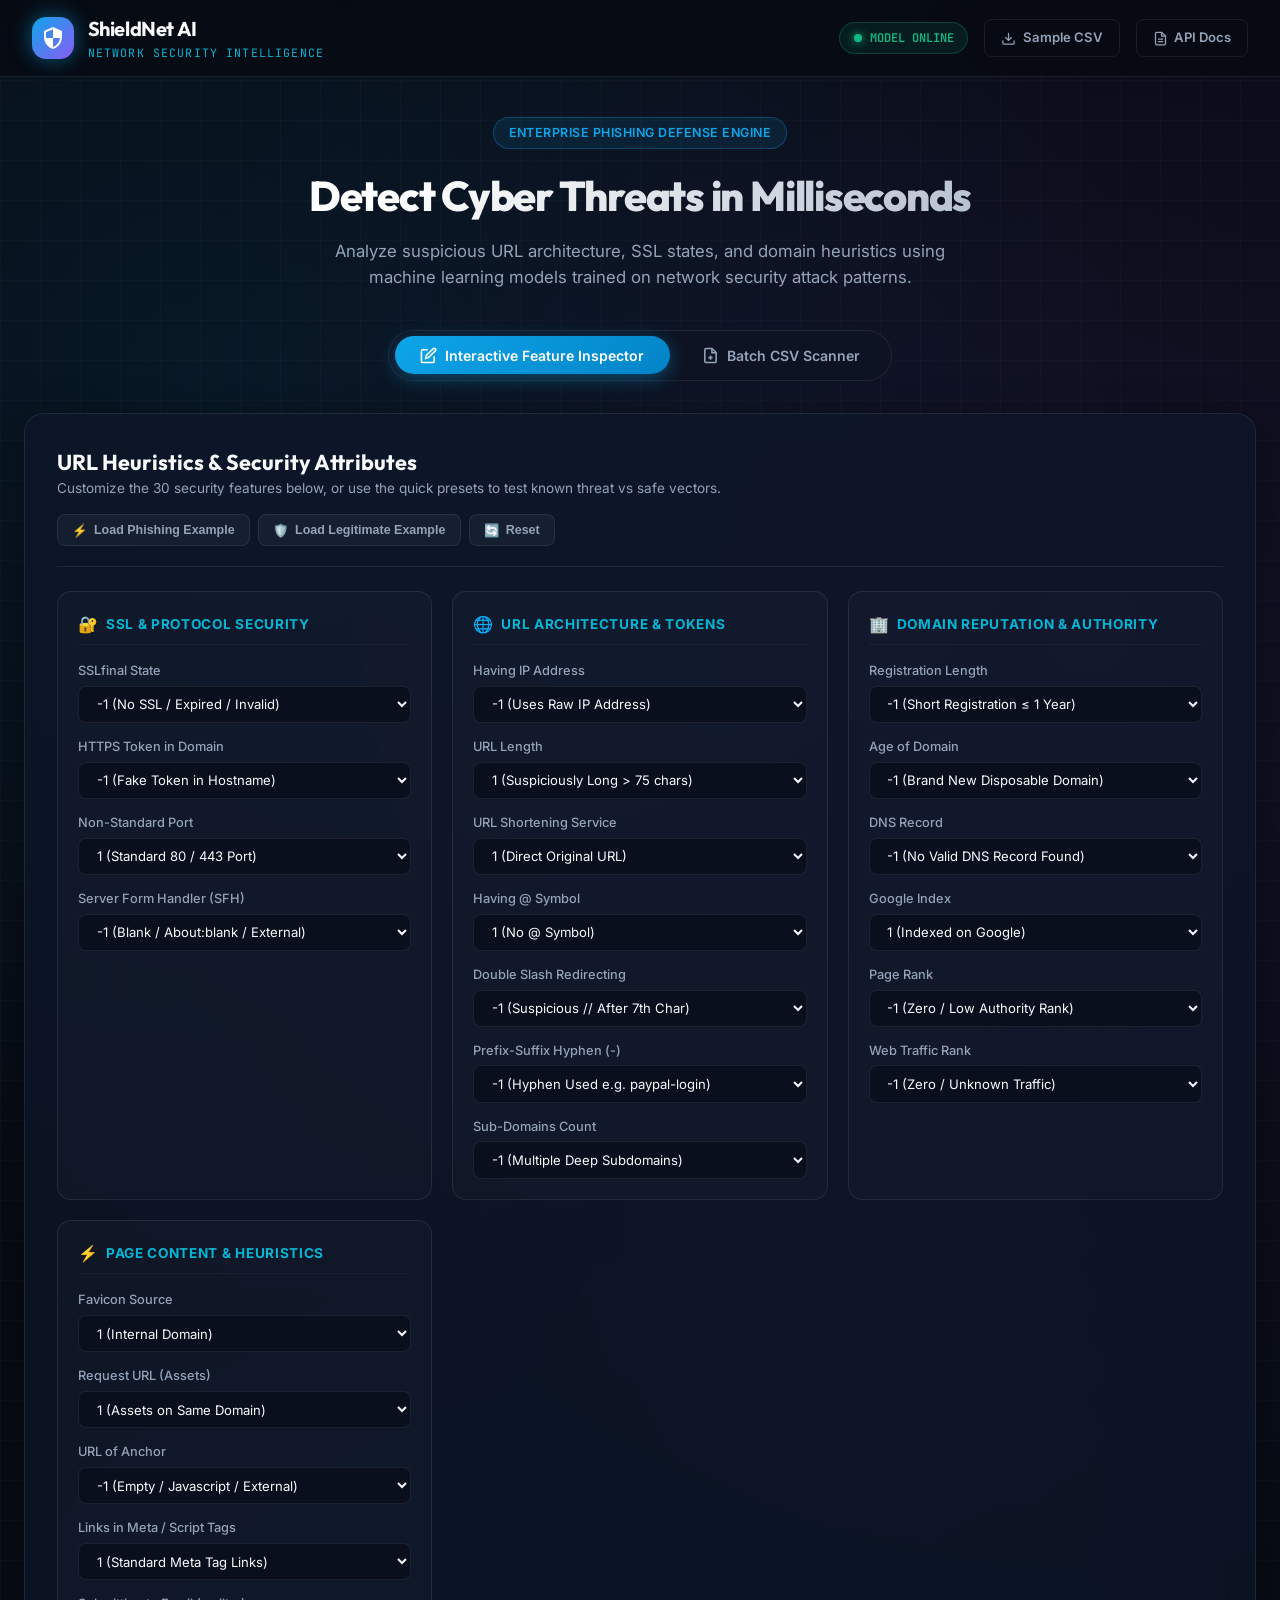
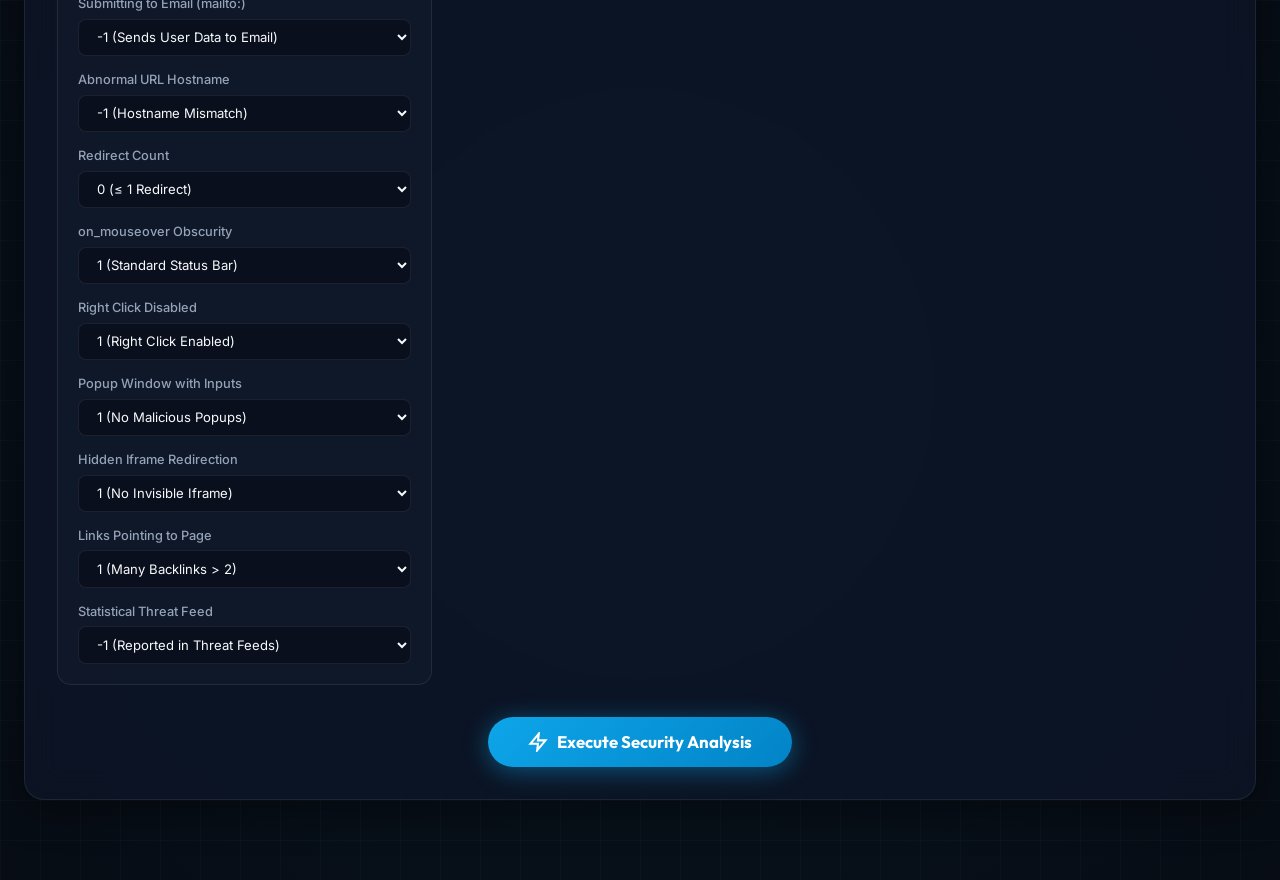
<file: template/index.html>
<!DOCTYPE html>
<html lang="en">
<head>
  <meta charset="UTF-8">
  <meta name="viewport" content="width=device-width, initial-scale=1.0">
  <title>ShieldNet // AI Network Security & Phishing Detector</title>
  <meta name="description" content="State-of-the-art AI-powered phishing and network security detection system. Inspect individual URL attributes or scan batch datasets in real-time.">
  <link rel="stylesheet" href="/static/css/style.css">
</head>
<body>

  <!-- Top Navigation -->
  <header class="site-header">
    <div class="nav-container">
      <a href="/" class="brand">
        <div class="brand-icon">
          <svg viewBox="0 0 24 24"><path d="M12 1L3 5v6c0 5.55 3.84 10.74 9 12 5.16-1.26 9-6.45 9-12V5l-9-4zm0 10.99h7c-.53 4.12-3.28 7.79-7 8.94V12H5V6.3l7-3.11v8.8z"/></svg>
        </div>
        <div class="brand-text">
          <h1>ShieldNet AI</h1>
          <span>Network Security Intelligence</span>
        </div>
      </a>
      
      <div class="nav-actions">
        <div class="status-badge">
          <span class="status-dot"></span>
          <span>MODEL ONLINE</span>
        </div>
        <a href="/sample-csv" class="nav-btn nav-btn-outline" download>
          <svg width="15" height="15" viewBox="0 0 24 24" fill="none" stroke="currentColor" stroke-width="2"><path d="M21 15v4a2 2 0 0 1-2 2H5a2 2 0 0 1-2-2v-4"/><polyline points="7 10 12 15 17 10"/><line x1="12" y1="15" x2="12" y2="3"/></svg>
          Sample CSV
        </a>
        <a href="/docs" target="_blank" class="nav-btn nav-btn-outline">
          <svg width="15" height="15" viewBox="0 0 24 24" fill="none" stroke="currentColor" stroke-width="2"><path d="M14 2H6a2 2 0 0 0-2 2v16a2 2 0 0 0 2 2h12a2 2 0 0 0 2-2V8z"/><polyline points="14 2 14 8 20 8"/><line x1="16" y1="13" x2="8" y2="13"/><line x1="16" y1="17" x2="8" y2="17"/></svg>
          API Docs
        </a>
      </div>
    </div>
  </header>

  <!-- Main Container -->
  <main class="main-container">
    
    <!-- Hero Banner -->
    <section class="hero">
      <div class="hero-badge">ENTERPRISE PHISHING DEFENSE ENGINE</div>
      <h2>Detect Cyber Threats in Milliseconds</h2>
      <p>Analyze suspicious URL architecture, SSL states, and domain heuristics using machine learning models trained on network security attack patterns.</p>
    </section>

    <!-- Tab Selector -->
    <div class="tabs-wrapper">
      <div class="nav-tabs" role="tablist">
        <button class="tab-btn active" data-tab="tab-single" role="tab" aria-selected="true">
          <svg width="17" height="17" viewBox="0 0 24 24" fill="none" stroke="currentColor" stroke-width="2.2"><path d="M11 4H4a2 2 0 0 0-2 2v14a2 2 0 0 0 2 2h14a2 2 0 0 0 2-2v-7"/><path d="M18.5 2.5a2.121 2.121 0 0 1 3 3L12 15l-4 1 1-4 9.5-9.5z"/></svg>
          Interactive Feature Inspector
        </button>
        <button class="tab-btn" data-tab="tab-batch" role="tab" aria-selected="false">
          <svg width="17" height="17" viewBox="0 0 24 24" fill="none" stroke="currentColor" stroke-width="2.2"><path d="M14 2H6a2 2 0 0 0-2 2v16a2 2 0 0 0 2 2h12a2 2 0 0 0 2-2V8z"/><polyline points="14 2 14 8 20 8"/><line x1="12" y1="18" x2="12" y2="12"/><line x1="9" y1="15" x2="15" y2="15"/></svg>
          Batch CSV Scanner
        </button>
      </div>
    </div>

    <!-- ========================================== -->
    <!-- TAB 1: SINGLE URL INSPECTOR (USER INPUT)    -->
    <!-- ========================================== -->
    <div id="tab-single" class="tab-pane active" role="tabpanel">
      <div class="card-panel">
        
        <div class="panel-header">
          <div class="panel-title">
            <h3>URL Heuristics & Security Attributes</h3>
            <p>Customize the 30 security features below, or use the quick presets to test known threat vs safe vectors.</p>
          </div>
          
          <div class="presets-container">
            <button type="button" id="btn-preset-phishing" class="btn-preset btn-preset-danger">
              <span>⚡</span> Load Phishing Example
            </button>
            <button type="button" id="btn-preset-safe" class="btn-preset btn-preset-safe">
              <span>🛡️</span> Load Legitimate Example
            </button>
            <button type="button" id="btn-preset-reset" class="btn-preset">
              <span>🔄</span> Reset
            </button>
          </div>
        </div>

        <form id="single-predict-form">
          <div class="features-grid">
            
            <!-- Group 1: SSL & Protocol Security -->
            <div class="feature-group">
              <div class="group-header">
                <span class="group-icon">🔐</span>
                <span class="group-title">SSL & Protocol Security</span>
              </div>
              
              <div class="field-item">
                <div class="field-label"><span>SSLfinal State</span></div>
                <select name="SSLfinal_State" class="field-select">
                  <option value="1">1 (Trusted / Valid CA Certificate)</option>
                  <option value="0">0 (Suspicious / Untrusted CA)</option>
                  <option value="-1" selected>-1 (No SSL / Expired / Invalid)</option>
                </select>
              </div>

              <div class="field-item">
                <div class="field-label"><span>HTTPS Token in Domain</span></div>
                <select name="HTTPS_token" class="field-select">
                  <option value="1">1 (Legitimate HTTPS)</option>
                  <option value="-1" selected>-1 (Fake Token in Hostname)</option>
                </select>
              </div>

              <div class="field-item">
                <div class="field-label"><span>Non-Standard Port</span></div>
                <select name="port" class="field-select">
                  <option value="1">1 (Standard 80 / 443 Port)</option>
                  <option value="-1">-1 (Suspicious Non-Standard Port)</option>
                </select>
              </div>

              <div class="field-item">
                <div class="field-label"><span>Server Form Handler (SFH)</span></div>
                <select name="SFH" class="field-select">
                  <option value="1">1 (Standard Domain SFH)</option>
                  <option value="0">0 (Different Domain SFH)</option>
                  <option value="-1" selected>-1 (Blank / About:blank / External)</option>
                </select>
              </div>
            </div>

            <!-- Group 2: URL Architecture -->
            <div class="feature-group">
              <div class="group-header">
                <span class="group-icon">🌐</span>
                <span class="group-title">URL Architecture & Tokens</span>
              </div>
              
              <div class="field-item">
                <div class="field-label"><span>Having IP Address</span></div>
                <select name="having_IP_Address" class="field-select">
                  <option value="1">1 (Uses Domain Name)</option>
                  <option value="-1" selected>-1 (Uses Raw IP Address)</option>
                </select>
              </div>

              <div class="field-item">
                <div class="field-label"><span>URL Length</span></div>
                <select name="URL_Length" class="field-select">
                  <option value="-1">-1 (Normal Length &lt; 54 chars)</option>
                  <option value="0">0 (Moderate 54-75 chars)</option>
                  <option value="1" selected>1 (Suspiciously Long &gt; 75 chars)</option>
                </select>
              </div>

              <div class="field-item">
                <div class="field-label"><span>URL Shortening Service</span></div>
                <select name="Shortining_Service" class="field-select">
                  <option value="1">1 (Direct Original URL)</option>
                  <option value="-1">-1 (Shortener e.g. bit.ly, tinyurl)</option>
                </select>
              </div>

              <div class="field-item">
                <div class="field-label"><span>Having @ Symbol</span></div>
                <select name="having_At_Symbol" class="field-select">
                  <option value="1">1 (No @ Symbol)</option>
                  <option value="-1">-1 (Contains @ Symbol)</option>
                </select>
              </div>

              <div class="field-item">
                <div class="field-label"><span>Double Slash Redirecting</span></div>
                <select name="double_slash_redirecting" class="field-select">
                  <option value="1">1 (Normal Position)</option>
                  <option value="-1" selected>-1 (Suspicious // After 7th Char)</option>
                </select>
              </div>

              <div class="field-item">
                <div class="field-label"><span>Prefix-Suffix Hyphen (-)</span></div>
                <select name="Prefix_Suffix" class="field-select">
                  <option value="1">1 (No Hyphen in Domain)</option>
                  <option value="-1" selected>-1 (Hyphen Used e.g. paypal-login)</option>
                </select>
              </div>

              <div class="field-item">
                <div class="field-label"><span>Sub-Domains Count</span></div>
                <select name="having_Sub_Domain" class="field-select">
                  <option value="1">1 (Standard Subdomain)</option>
                  <option value="0">0 (One Subdomain)</option>
                  <option value="-1" selected>-1 (Multiple Deep Subdomains)</option>
                </select>
              </div>
            </div>

            <!-- Group 3: Domain Reputation & Authority -->
            <div class="feature-group">
              <div class="group-header">
                <span class="group-icon">🏢</span>
                <span class="group-title">Domain Reputation & Authority</span>
              </div>
              
              <div class="field-item">
                <div class="field-label"><span>Registration Length</span></div>
                <select name="Domain_registeration_length" class="field-select">
                  <option value="1">1 (Registered &gt; 1 Year)</option>
                  <option value="-1" selected>-1 (Short Registration &le; 1 Year)</option>
                </select>
              </div>

              <div class="field-item">
                <div class="field-label"><span>Age of Domain</span></div>
                <select name="age_of_domain" class="field-select">
                  <option value="1">1 (Established Domain &gt; 6 Mos)</option>
                  <option value="-1" selected>-1 (Brand New Disposable Domain)</option>
                </select>
              </div>

              <div class="field-item">
                <div class="field-label"><span>DNS Record</span></div>
                <select name="DNSRecord" class="field-select">
                  <option value="1">1 (DNS Record Verified)</option>
                  <option value="-1" selected>-1 (No Valid DNS Record Found)</option>
                </select>
              </div>

              <div class="field-item">
                <div class="field-label"><span>Google Index</span></div>
                <select name="Google_Index" class="field-select">
                  <option value="1">1 (Indexed on Google)</option>
                  <option value="-1">-1 (Not Indexed on Google)</option>
                </select>
              </div>

              <div class="field-item">
                <div class="field-label"><span>Page Rank</span></div>
                <select name="Page_Rank" class="field-select">
                  <option value="1">1 (High Page Rank Authority)</option>
                  <option value="-1" selected>-1 (Zero / Low Authority Rank)</option>
                </select>
              </div>

              <div class="field-item">
                <div class="field-label"><span>Web Traffic Rank</span></div>
                <select name="web_traffic" class="field-select">
                  <option value="1">1 (High Alexa / Tranco Traffic)</option>
                  <option value="0">0 (Moderate Traffic)</option>
                  <option value="-1" selected>-1 (Zero / Unknown Traffic)</option>
                </select>
              </div>
            </div>

            <!-- Group 4: Page Content & Script Heuristics -->
            <div class="feature-group">
              <div class="group-header">
                <span class="group-icon">⚡</span>
                <span class="group-title">Page Content & Heuristics</span>
              </div>

              <div class="field-item">
                <div class="field-label"><span>Favicon Source</span></div>
                <select name="Favicon" class="field-select">
                  <option value="1">1 (Internal Domain)</option>
                  <option value="-1">-1 (External Domain Favicon)</option>
                </select>
              </div>

              <div class="field-item">
                <div class="field-label"><span>Request URL (Assets)</span></div>
                <select name="Request_URL" class="field-select">
                  <option value="1">1 (Assets on Same Domain)</option>
                  <option value="-1">-1 (Excessive External Assets)</option>
                </select>
              </div>

              <div class="field-item">
                <div class="field-label"><span>URL of Anchor</span></div>
                <select name="URL_of_Anchor" class="field-select">
                  <option value="1">1 (Legitimate Anchor Links)</option>
                  <option value="0">0 (Mixed Links)</option>
                  <option value="-1" selected>-1 (Empty / Javascript / External)</option>
                </select>
              </div>

              <div class="field-item">
                <div class="field-label"><span>Links in Meta / Script Tags</span></div>
                <select name="Links_in_tags" class="field-select">
                  <option value="1">1 (Standard Meta Tag Links)</option>
                  <option value="0">0 (Moderate External Tags)</option>
                  <option value="-1">-1 (Suspicious External Links)</option>
                </select>
              </div>

              <div class="field-item">
                <div class="field-label"><span>Submitting to Email (mailto:)</span></div>
                <select name="Submitting_to_email" class="field-select">
                  <option value="1">1 (No Direct Email Submit)</option>
                  <option value="-1" selected>-1 (Sends User Data to Email)</option>
                </select>
              </div>

              <div class="field-item">
                <div class="field-label"><span>Abnormal URL Hostname</span></div>
                <select name="Abnormal_URL" class="field-select">
                  <option value="1">1 (Matches WHOIS Identity)</option>
                  <option value="-1" selected>-1 (Hostname Mismatch)</option>
                </select>
              </div>

              <div class="field-item">
                <div class="field-label"><span>Redirect Count</span></div>
                <select name="Redirect" class="field-select">
                  <option value="0">0 (&le; 1 Redirect)</option>
                  <option value="1">1 (&ge; 2 Redirect Hops)</option>
                </select>
              </div>

              <div class="field-item">
                <div class="field-label"><span>on_mouseover Obscurity</span></div>
                <select name="on_mouseover" class="field-select">
                  <option value="1">1 (Standard Status Bar)</option>
                  <option value="-1">-1 (Fakes URL via JS onmouseover)</option>
                </select>
              </div>

              <div class="field-item">
                <div class="field-label"><span>Right Click Disabled</span></div>
                <select name="RightClick" class="field-select">
                  <option value="1">1 (Right Click Enabled)</option>
                  <option value="-1">-1 (Right Click Blocked by Script)</option>
                </select>
              </div>

              <div class="field-item">
                <div class="field-label"><span>Popup Window with Inputs</span></div>
                <select name="popUpWidnow" class="field-select">
                  <option value="1">1 (No Malicious Popups)</option>
                  <option value="-1">-1 (Prompts Login via Popup)</option>
                </select>
              </div>

              <div class="field-item">
                <div class="field-label"><span>Hidden Iframe Redirection</span></div>
                <select name="Iframe" class="field-select">
                  <option value="1">1 (No Invisible Iframe)</option>
                  <option value="-1">-1 (Invisible Iframe Present)</option>
                </select>
              </div>

              <div class="field-item">
                <div class="field-label"><span>Links Pointing to Page</span></div>
                <select name="Links_pointing_to_page" class="field-select">
                  <option value="1">1 (Many Backlinks &gt; 2)</option>
                  <option value="0">0 (1-2 Backlinks)</option>
                  <option value="-1">-1 (Zero Backlinks)</option>
                </select>
              </div>

              <div class="field-item">
                <div class="field-label"><span>Statistical Threat Feed</span></div>
                <select name="Statistical_report" class="field-select">
                  <option value="1">1 (Clean in PhishTank / StopBadware)</option>
                  <option value="-1" selected>-1 (Reported in Threat Feeds)</option>
                </select>
              </div>
            </div>

          </div>

          <div class="form-actions">
            <button type="submit" id="btn-single-predict" class="btn-primary">
              <svg width="20" height="20" viewBox="0 0 24 24" fill="none" stroke="currentColor" stroke-width="2.5"><polygon points="13 2 3 14 12 14 11 22 21 10 12 10 13 2"/></svg>
              Execute Security Analysis
            </button>
          </div>
        </form>

        <!-- Verdict Display Card -->
        <div id="single-verdict-card" class="verdict-card">
          <div class="verdict-layout">
            <div id="verdict-icon" class="verdict-icon"></div>
            <div class="verdict-details">
              <span id="verdict-badge" class="verdict-badge"></span>
              <h3 id="verdict-title" class="verdict-title"></h3>
              <p id="verdict-desc" class="verdict-desc"></p>
            </div>
          </div>
        </div>

      </div>
    </div>

    <!-- ========================================== -->
    <!-- TAB 2: BATCH CSV SCANNER                   -->
    <!-- ========================================== -->
    <div id="tab-batch" class="tab-pane" role="tabpanel">
      <div class="card-panel">
        
        <div class="panel-header">
          <div class="panel-title">
            <h3>Bulk Dataset Security Scanner</h3>
            <p>Upload a network security CSV file to evaluate multiple records simultaneously.</p>
          </div>
          
          <a href="/sample-csv" class="btn-preset" download>
            <span>📥</span> Download Test Sample (.csv)
          </a>
        </div>

        <form id="batch-upload-form">
          <div id="csv-dropzone" class="upload-zone">
            <div class="upload-icon">
              <svg width="32" height="32" viewBox="0 0 24 24" fill="none" stroke="currentColor" stroke-width="2"><path d="M21 15v4a2 2 0 0 1-2 2H5a2 2 0 0 1-2-2v-4"/><polyline points="17 8 12 3 7 8"/><line x1="12" y1="3" x2="12" y2="15"/></svg>
            </div>
            <h4>Drag & Drop your CSV file here</h4>
            <p>Supports .csv files with network security & URL feature headers</p>
            
            <input type="file" id="csv-file-input" name="file" accept=".csv" style="display: none;">
            <button type="button" class="btn-preset" onclick="document.getElementById('csv-file-input').click()">
              Browse Local Files
            </button>

            <div id="selected-file-info" class="selected-file-info">
              <span id="selected-file-name" class="file-name-text"></span>
              <button type="button" id="btn-remove-file" class="btn-remove-file" title="Remove file">&times;</button>
            </div>
          </div>

          <div class="form-actions">
            <button type="submit" id="btn-batch-scan" class="btn-primary" disabled>
              <svg width="20" height="20" viewBox="0 0 24 24" fill="none" stroke="currentColor" stroke-width="2.5"><circle cx="11" cy="11" r="8"/><line x1="21" y1="21" x2="16.65" y2="16.65"/></svg>
              Start Batch Scan
            </button>
          </div>
        </form>

        <!-- Dynamic Results Container -->
        <div id="batch-results-container" style="display: none; margin-top: 2.5rem;">
          
          <!-- Metric Summary Cards -->
          <div class="metrics-row">
            <div class="metric-card metric-card-total">
              <div class="metric-label">Total Records Scanned</div>
              <div id="metric-total" class="metric-value">0</div>
              <div class="metric-sub">Dataset volume analyzed</div>
            </div>

            <div class="metric-card metric-card-threat">
              <div class="metric-label">Phishing Attacks Detected</div>
              <div id="metric-phishing" class="metric-value" style="color: var(--threat-red);">0</div>
              <div id="metric-threat-rate" class="metric-sub">0% Threat Ratio</div>
            </div>

            <div class="metric-card metric-card-safe">
              <div class="metric-label">Legitimate / Safe URLs</div>
              <div id="metric-safe" class="metric-value" style="color: var(--safe-green);">0</div>
              <div class="metric-sub">Clean network traffic</div>
            </div>
          </div>

          <!-- Table Controls -->
          <div class="table-controls">
            <div class="search-input-wrapper">
              <span class="search-icon">🔍</span>
              <input type="text" id="table-search-input" class="search-input" placeholder="Search across all columns...">
            </div>

            <div class="filter-btn-group">
              <button type="button" class="btn-filter active" data-filter="all">All Records</button>
              <button type="button" class="btn-filter" data-filter="phishing">⚠️ Phishing Only</button>
              <button type="button" class="btn-filter" data-filter="safe">🛡️ Safe Only</button>
            </div>

            <button type="button" id="btn-export-csv" class="btn-preset">
              <span>📊</span> Export Predictions (.csv)
            </button>
          </div>

          <!-- Data Table -->
          <div class="table-responsive">
            <table class="data-table">
              <thead id="table-head"></thead>
              <tbody id="table-body"></tbody>
            </table>
          </div>

        </div>

      </div>
    </div>

  </main>

  <!-- Notification Container -->
  <div id="toast-container" class="toast-container"></div>

  <script src="/static/js/main.js"></script>
</body>
</html>
</file>
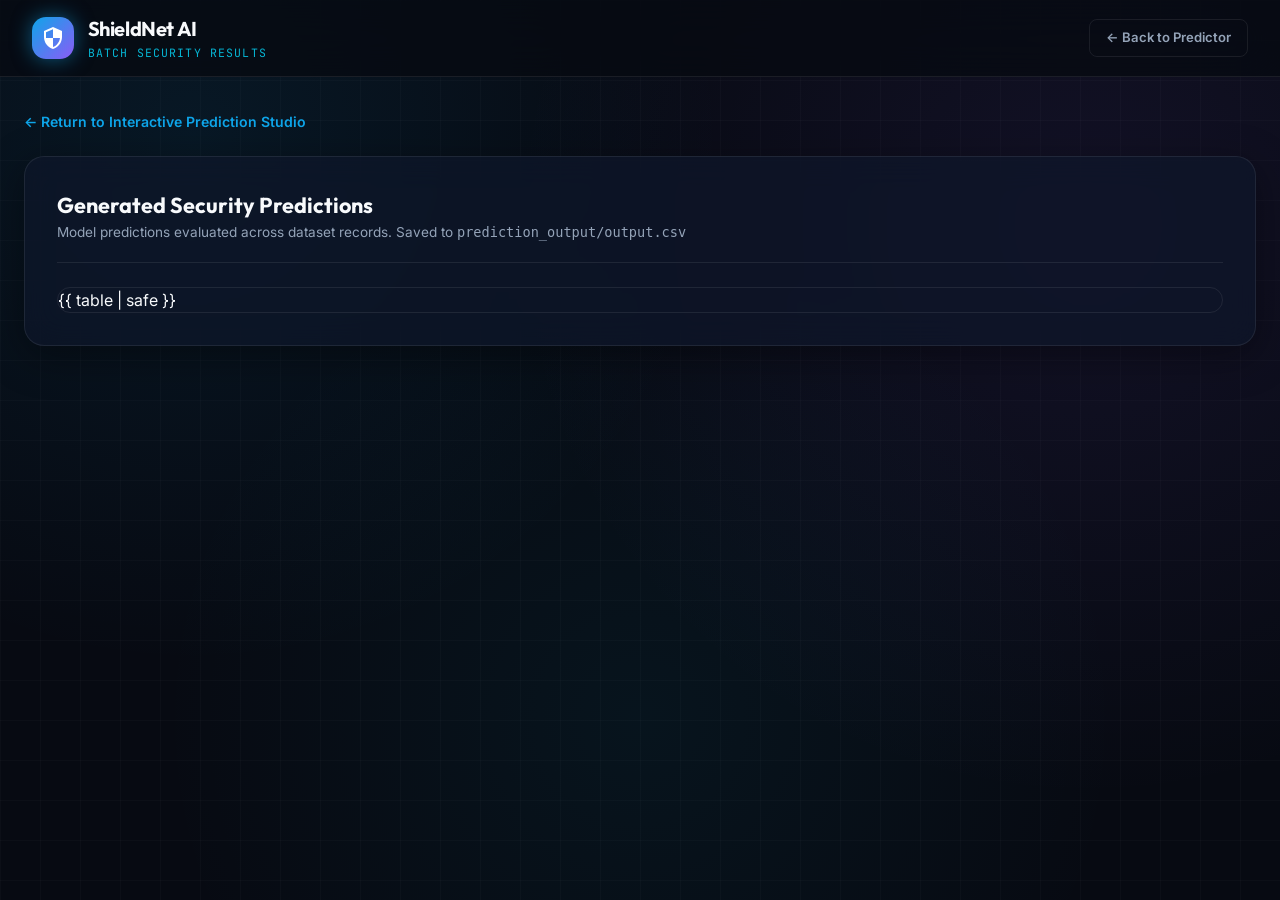
<file: template/table.html>
<!DOCTYPE html>
<html lang="en">
<head>
  <meta charset="UTF-8">
  <meta name="viewport" content="width=device-width, initial-scale=1.0">
  <title>Prediction Output // ShieldNet AI</title>
  <link rel="stylesheet" href="/static/css/style.css">
  <style>
    .table-container-wrap {
      max-width: 1300px;
      margin: 2rem auto;
      padding: 0 1.5rem;
    }
    .back-nav {
      margin-bottom: 1.5rem;
      display: inline-flex;
      align-items: center;
      gap: 0.5rem;
      color: var(--primary);
      text-decoration: none;
      font-weight: 600;
      font-size: 0.88rem;
    }
    .back-nav:hover {
      text-decoration: underline;
    }
    .table-striped {
      width: 100%;
      border-collapse: collapse;
      font-size: 0.82rem;
      white-space: nowrap;
    }
    .table-striped th {
      background: rgba(10, 15, 29, 0.95);
      color: var(--text-muted);
      font-family: 'JetBrains Mono', monospace;
      padding: 0.85rem 1rem;
      border-bottom: 1px solid var(--border-subtle);
      position: sticky;
      top: 0;
    }
    .table-striped td {
      padding: 0.75rem 1rem;
      border-bottom: 1px solid rgba(255, 255, 255, 0.04);
      color: var(--text-main);
    }
    .table-striped tr:hover {
      background: rgba(255, 255, 255, 0.03);
    }
  </style>
</head>
<body>
  <header class="site-header">
    <div class="nav-container">
      <a href="/" class="brand">
        <div class="brand-icon">
          <svg viewBox="0 0 24 24"><path d="M12 1L3 5v6c0 5.55 3.84 10.74 9 12 5.16-1.26 9-6.45 9-12V5l-9-4zm0 10.99h7c-.53 4.12-3.28 7.79-7 8.94V12H5V6.3l7-3.11v8.8z"/></svg>
        </div>
        <div class="brand-text">
          <h1>ShieldNet AI</h1>
          <span>Batch Security Results</span>
        </div>
      </a>
      <div class="nav-actions">
        <a href="/" class="nav-btn nav-btn-outline">← Back to Predictor</a>
      </div>
    </div>
  </header>

  <div class="table-container-wrap">
    <a href="/" class="back-nav">← Return to Interactive Prediction Studio</a>
    <div class="card-panel">
      <div class="panel-header">
        <div class="panel-title">
          <h3>Generated Security Predictions</h3>
          <p>Model predictions evaluated across dataset records. Saved to <code>prediction_output/output.csv</code></p>
        </div>
      </div>
      
      <div class="table-responsive">
        {{ table | safe }}
      </div>
    </div>
  </div>
</body>
</html>
</file>
<file: static/css/style.css>
/* ===================================================================
   SHIELDNET // AI Network Security & Phishing Detector Design System
   =================================================================== */

@import url('https://fonts.googleapis.com/css2?family=Inter:wght@300;400;500;600;700;800&family=JetBrains+Mono:wght@400;500;600&family=Outfit:wght@500;600;700;800&display=swap');

:root {
  --bg-primary: #070a12;
  --bg-secondary: #0d1322;
  --bg-card: rgba(15, 23, 42, 0.72);
  --bg-card-hover: rgba(22, 33, 58, 0.85);
  --bg-glass: rgba(15, 23, 42, 0.55);
  --border-subtle: rgba(255, 255, 255, 0.08);
  --border-glow: rgba(56, 189, 248, 0.3);
  
  --primary: #0ea5e9;
  --primary-glow: rgba(14, 165, 233, 0.4);
  --cyan: #06b6d4;
  --violet: #8b5cf6;
  
  --threat-red: #ef4444;
  --threat-red-glow: rgba(239, 68, 68, 0.35);
  --threat-bg: rgba(239, 68, 68, 0.12);
  
  --safe-green: #10b981;
  --safe-green-glow: rgba(16, 185, 129, 0.35);
  --safe-bg: rgba(16, 185, 129, 0.12);
  
  --text-main: #f8fafc;
  --text-muted: #94a3b8;
  --text-dim: #64748b;
  
  --radius-sm: 8px;
  --radius-md: 14px;
  --radius-lg: 20px;
  --radius-full: 9999px;
  
  --transition-fast: 0.2s cubic-bezier(0.4, 0, 0.2, 1);
  --transition-normal: 0.3s cubic-bezier(0.4, 0, 0.2, 1);
}

*, *::before, *::after {
  box-sizing: border-box;
  margin: 0;
  padding: 0;
}

body {
  font-family: 'Inter', -apple-system, BlinkMacSystemFont, sans-serif;
  background-color: var(--bg-primary);
  color: var(--text-main);
  line-height: 1.5;
  min-height: 100vh;
  position: relative;
  overflow-x: hidden;
  background-image: 
    radial-gradient(circle at 15% 15%, rgba(14, 165, 233, 0.09) 0%, transparent 40%),
    radial-gradient(circle at 85% 25%, rgba(139, 92, 246, 0.09) 0%, transparent 45%),
    radial-gradient(circle at 50% 80%, rgba(6, 182, 212, 0.06) 0%, transparent 50%),
    linear-gradient(rgba(255, 255, 255, 0.02) 1px, transparent 1px),
    linear-gradient(90deg, rgba(255, 255, 255, 0.02) 1px, transparent 1px);
  background-size: 100% 100%, 100% 100%, 100% 100%, 40px 40px, 40px 40px;
}

/* ===================================================================
   NAVIGATION / HEADER
   =================================================================== */

.site-header {
  position: sticky;
  top: 0;
  z-index: 50;
  backdrop-filter: blur(20px);
  -webkit-backdrop-filter: blur(20px);
  background: rgba(7, 10, 18, 0.8);
  border-bottom: 1px solid var(--border-subtle);
  padding: 0.9rem 2rem;
}

.nav-container {
  max-width: 1300px;
  margin: 0 auto;
  display: flex;
  align-items: center;
  justify-content: space-between;
}

.brand {
  display: flex;
  align-items: center;
  gap: 0.85rem;
  text-decoration: none;
}

.brand-icon {
  width: 42px;
  height: 42px;
  border-radius: var(--radius-md);
  background: linear-gradient(135deg, #0ea5e9, #8b5cf6);
  display: flex;
  align-items: center;
  justify-content: center;
  box-shadow: 0 0 20px rgba(14, 165, 233, 0.5);
}

.brand-icon svg {
  width: 24px;
  height: 24px;
  fill: #fff;
}

.brand-text h1 {
  font-family: 'Outfit', sans-serif;
  font-size: 1.25rem;
  font-weight: 700;
  color: var(--text-main);
  letter-spacing: -0.02em;
}

.brand-text span {
  font-size: 0.72rem;
  font-family: 'JetBrains Mono', monospace;
  color: var(--cyan);
  text-transform: uppercase;
  letter-spacing: 0.1em;
  display: block;
}

.nav-actions {
  display: flex;
  align-items: center;
  gap: 1rem;
}

.status-badge {
  display: flex;
  align-items: center;
  gap: 0.5rem;
  background: rgba(16, 185, 129, 0.1);
  border: 1px solid rgba(16, 185, 129, 0.25);
  color: var(--safe-green);
  padding: 0.35rem 0.85rem;
  border-radius: var(--radius-full);
  font-size: 0.75rem;
  font-weight: 600;
  font-family: 'JetBrains Mono', monospace;
}

.status-dot {
  width: 8px;
  height: 8px;
  border-radius: 50%;
  background-color: var(--safe-green);
  box-shadow: 0 0 8px var(--safe-green);
  animation: pulse-dot 2s infinite;
}

@keyframes pulse-dot {
  0%, 100% { opacity: 1; transform: scale(1); }
  50% { opacity: 0.5; transform: scale(0.85); }
}

.nav-btn {
  text-decoration: none;
  font-size: 0.82rem;
  font-weight: 600;
  padding: 0.5rem 1rem;
  border-radius: var(--radius-sm);
  transition: var(--transition-fast);
  display: inline-flex;
  align-items: center;
  gap: 0.4rem;
}

.nav-btn-outline {
  background: transparent;
  color: var(--text-muted);
  border: 1px solid var(--border-subtle);
}

.nav-btn-outline:hover {
  color: var(--text-main);
  border-color: var(--primary);
  background: rgba(14, 165, 233, 0.08);
}

/* ===================================================================
   MAIN LAYOUT
   =================================================================== */

.main-container {
  max-width: 1300px;
  margin: 0 auto;
  padding: 2.5rem 1.5rem 5rem;
}

/* Hero section */
.hero {
  text-align: center;
  margin-bottom: 2.5rem;
}

.hero-badge {
  display: inline-flex;
  align-items: center;
  gap: 0.5rem;
  background: rgba(14, 165, 233, 0.1);
  border: 1px solid rgba(14, 165, 233, 0.3);
  color: var(--primary);
  padding: 0.35rem 0.9rem;
  border-radius: var(--radius-full);
  font-size: 0.78rem;
  font-weight: 600;
  margin-bottom: 1rem;
  letter-spacing: 0.04em;
}

.hero h2 {
  font-family: 'Outfit', sans-serif;
  font-size: 2.6rem;
  font-weight: 800;
  letter-spacing: -0.03em;
  background: linear-gradient(135deg, #ffffff 30%, #94a3b8 100%);
  -webkit-background-clip: text;
  -webkit-text-fill-color: transparent;
  margin-bottom: 0.75rem;
}

.hero p {
  color: var(--text-muted);
  font-size: 1.05rem;
  max-width: 680px;
  margin: 0 auto;
}

/* Tabs */
.tabs-wrapper {
  display: flex;
  justify-content: center;
  margin-bottom: 2rem;
}

.nav-tabs {
  background: var(--bg-secondary);
  border: 1px solid var(--border-subtle);
  border-radius: var(--radius-full);
  padding: 0.35rem;
  display: flex;
  gap: 0.4rem;
}

.tab-btn {
  background: transparent;
  border: none;
  color: var(--text-muted);
  font-family: 'Inter', sans-serif;
  font-size: 0.88rem;
  font-weight: 600;
  padding: 0.65rem 1.6rem;
  border-radius: var(--radius-full);
  cursor: pointer;
  transition: var(--transition-fast);
  display: flex;
  align-items: center;
  gap: 0.5rem;
}

.tab-btn:hover {
  color: var(--text-main);
}

.tab-btn.active {
  background: linear-gradient(135deg, #0ea5e9, #0284c7);
  color: #fff;
  box-shadow: 0 4px 18px rgba(14, 165, 233, 0.4);
}

/* Tab contents */
.tab-pane {
  display: none;
  animation: fadeIn 0.3s ease-in-out;
}

.tab-pane.active {
  display: block;
}

@keyframes fadeIn {
  from { opacity: 0; transform: translateY(8px); }
  to { opacity: 1; transform: translateY(0); }
}

/* ===================================================================
   INTERACTIVE USER INPUT FORM (TAB 1)
   =================================================================== */

.card-panel {
  background: var(--bg-card);
  backdrop-filter: blur(16px);
  -webkit-backdrop-filter: blur(16px);
  border: 1px solid var(--border-subtle);
  border-radius: var(--radius-lg);
  padding: 2rem;
  box-shadow: 0 10px 40px rgba(0, 0, 0, 0.4);
  transition: var(--transition-normal);
}

.panel-header {
  display: flex;
  justify-content: space-between;
  align-items: center;
  margin-bottom: 1.5rem;
  padding-bottom: 1.25rem;
  border-bottom: 1px solid var(--border-subtle);
  flex-wrap: wrap;
  gap: 1rem;
}

.panel-title h3 {
  font-family: 'Outfit', sans-serif;
  font-size: 1.35rem;
  font-weight: 700;
}

.panel-title p {
  font-size: 0.85rem;
  color: var(--text-muted);
}

.presets-container {
  display: flex;
  gap: 0.5rem;
  flex-wrap: wrap;
}

.btn-preset {
  background: rgba(255, 255, 255, 0.04);
  border: 1px solid var(--border-subtle);
  color: var(--text-muted);
  font-size: 0.78rem;
  font-weight: 600;
  padding: 0.45rem 0.9rem;
  border-radius: var(--radius-sm);
  cursor: pointer;
  transition: var(--transition-fast);
  display: flex;
  align-items: center;
  gap: 0.35rem;
}

.btn-preset:hover {
  color: var(--text-main);
  border-color: var(--text-dim);
  background: rgba(255, 255, 255, 0.08);
}

.btn-preset-danger:hover {
  color: var(--threat-red);
  border-color: var(--threat-red);
  background: var(--threat-bg);
}

.btn-preset-safe:hover {
  color: var(--safe-green);
  border-color: var(--safe-green);
  background: var(--safe-bg);
}

/* Feature Grid */
.features-grid {
  display: grid;
  grid-template-columns: repeat(auto-fit, minmax(280px, 1fr));
  gap: 1.25rem;
  margin-bottom: 2rem;
}

.feature-group {
  background: rgba(255, 255, 255, 0.02);
  border: 1px solid var(--border-subtle);
  border-radius: var(--radius-md);
  padding: 1.25rem;
  transition: var(--transition-fast);
}

.feature-group:hover {
  border-color: rgba(56, 189, 248, 0.25);
  background: rgba(255, 255, 255, 0.035);
}

.group-header {
  display: flex;
  align-items: center;
  gap: 0.5rem;
  margin-bottom: 1rem;
  padding-bottom: 0.5rem;
  border-bottom: 1px solid rgba(255, 255, 255, 0.04);
}

.group-icon {
  color: var(--cyan);
}

.group-title {
  font-size: 0.85rem;
  font-weight: 700;
  text-transform: uppercase;
  letter-spacing: 0.05em;
  color: var(--cyan);
}

.field-item {
  margin-bottom: 0.85rem;
}

.field-item:last-child {
  margin-bottom: 0;
}

.field-label {
  display: flex;
  justify-content: space-between;
  align-items: center;
  font-size: 0.8rem;
  font-weight: 500;
  color: var(--text-muted);
  margin-bottom: 0.35rem;
}

.field-select {
  width: 100%;
  background: rgba(10, 15, 29, 0.9);
  border: 1px solid var(--border-subtle);
  color: var(--text-main);
  padding: 0.55rem 0.85rem;
  border-radius: var(--radius-sm);
  font-family: inherit;
  font-size: 0.82rem;
  outline: none;
  cursor: pointer;
  transition: var(--transition-fast);
}

.field-select:focus {
  border-color: var(--primary);
  box-shadow: 0 0 0 2px var(--primary-glow);
}

.form-actions {
  display: flex;
  justify-content: center;
  margin-top: 1rem;
}

.btn-primary {
  background: linear-gradient(135deg, #0ea5e9, #0284c7);
  color: #fff;
  border: none;
  font-family: 'Outfit', sans-serif;
  font-size: 1.05rem;
  font-weight: 700;
  padding: 0.9rem 2.5rem;
  border-radius: var(--radius-full);
  cursor: pointer;
  transition: var(--transition-normal);
  display: inline-flex;
  align-items: center;
  gap: 0.6rem;
  box-shadow: 0 4px 25px rgba(14, 165, 233, 0.45);
}

.btn-primary:hover {
  transform: translateY(-2px);
  box-shadow: 0 6px 30px rgba(14, 165, 233, 0.6);
  background: linear-gradient(135deg, #38bdf8, #0ea5e9);
}

.btn-primary:active {
  transform: translateY(0);
}

/* ===================================================================
   SINGLE VERDICT CARD
   =================================================================== */

.verdict-card {
  margin-top: 2rem;
  border-radius: var(--radius-lg);
  padding: 1.75rem;
  display: none;
  animation: slideUp 0.4s ease-out;
}

@keyframes slideUp {
  from { opacity: 0; transform: translateY(16px); }
  to { opacity: 1; transform: translateY(0); }
}

.verdict-phishing {
  background: linear-gradient(135deg, rgba(239, 68, 68, 0.15), rgba(15, 23, 42, 0.85));
  border: 1px solid var(--threat-red);
  box-shadow: 0 0 35px var(--threat-red-glow);
}

.verdict-safe {
  background: linear-gradient(135deg, rgba(16, 185, 129, 0.15), rgba(15, 23, 42, 0.85));
  border: 1px solid var(--safe-green);
  box-shadow: 0 0 35px var(--safe-green-glow);
}

.verdict-layout {
  display: flex;
  align-items: center;
  gap: 1.5rem;
  flex-wrap: wrap;
}

.verdict-icon {
  width: 68px;
  height: 68px;
  border-radius: 50%;
  display: flex;
  align-items: center;
  justify-content: center;
  flex-shrink: 0;
}

.verdict-phishing .verdict-icon {
  background: var(--threat-bg);
  color: var(--threat-red);
  box-shadow: 0 0 20px var(--threat-red-glow);
}

.verdict-safe .verdict-icon {
  background: var(--safe-bg);
  color: var(--safe-green);
  box-shadow: 0 0 20px var(--safe-green-glow);
}

.verdict-details {
  flex: 1;
}

.verdict-badge {
  display: inline-block;
  font-family: 'JetBrains Mono', monospace;
  font-size: 0.75rem;
  font-weight: 700;
  text-transform: uppercase;
  padding: 0.25rem 0.65rem;
  border-radius: var(--radius-full);
  margin-bottom: 0.4rem;
}

.verdict-phishing .verdict-badge {
  background: var(--threat-red);
  color: #fff;
}

.verdict-safe .verdict-badge {
  background: var(--safe-green);
  color: #fff;
}

.verdict-title {
  font-family: 'Outfit', sans-serif;
  font-size: 1.6rem;
  font-weight: 800;
  margin-bottom: 0.25rem;
}

.verdict-desc {
  font-size: 0.9rem;
  color: var(--text-muted);
}

/* ===================================================================
   BATCH CSV SCANNER (TAB 2)
   =================================================================== */

.upload-zone {
  border: 2px dashed rgba(56, 189, 248, 0.3);
  background: rgba(14, 165, 233, 0.02);
  border-radius: var(--radius-lg);
  padding: 3rem 2rem;
  text-align: center;
  cursor: pointer;
  transition: var(--transition-normal);
  position: relative;
  margin-bottom: 1.75rem;
}

.upload-zone:hover, .upload-zone.dragover {
  border-color: var(--primary);
  background: rgba(14, 165, 233, 0.06);
  box-shadow: 0 0 25px rgba(14, 165, 233, 0.2);
}

.upload-icon {
  width: 60px;
  height: 60px;
  margin: 0 auto 1.25rem;
  background: rgba(14, 165, 233, 0.1);
  color: var(--primary);
  border-radius: 50%;
  display: flex;
  align-items: center;
  justify-content: center;
}

.upload-zone h4 {
  font-family: 'Outfit', sans-serif;
  font-size: 1.25rem;
  font-weight: 700;
  margin-bottom: 0.5rem;
}

.upload-zone p {
  color: var(--text-muted);
  font-size: 0.88rem;
  margin-bottom: 1.25rem;
}

.selected-file-info {
  display: none;
  background: rgba(255, 255, 255, 0.05);
  border: 1px solid var(--border-subtle);
  border-radius: var(--radius-md);
  padding: 0.75rem 1.25rem;
  max-width: 480px;
  margin: 1rem auto 0;
  align-items: center;
  justify-content: space-between;
}

.file-name-text {
  font-family: 'JetBrains Mono', monospace;
  font-size: 0.82rem;
  color: var(--cyan);
}

.btn-remove-file {
  background: transparent;
  border: none;
  color: var(--threat-red);
  cursor: pointer;
  font-size: 1.1rem;
}

/* Metrics bar */
.metrics-row {
  display: grid;
  grid-template-columns: repeat(auto-fit, minmax(200px, 1fr));
  gap: 1rem;
  margin-bottom: 1.75rem;
}

.metric-card {
  background: rgba(255, 255, 255, 0.03);
  border: 1px solid var(--border-subtle);
  border-radius: var(--radius-md);
  padding: 1.25rem;
  position: relative;
  overflow: hidden;
}

.metric-card::before {
  content: '';
  position: absolute;
  top: 0;
  left: 0;
  right: 0;
  height: 3px;
  background: var(--border-subtle);
}

.metric-card-total::before { background: var(--primary); }
.metric-card-threat::before { background: var(--threat-red); }
.metric-card-safe::before { background: var(--safe-green); }

.metric-label {
  font-size: 0.78rem;
  font-weight: 600;
  color: var(--text-muted);
  text-transform: uppercase;
  letter-spacing: 0.05em;
  margin-bottom: 0.5rem;
}

.metric-value {
  font-family: 'Outfit', sans-serif;
  font-size: 2rem;
  font-weight: 800;
  line-height: 1;
}

.metric-sub {
  font-size: 0.75rem;
  color: var(--text-dim);
  margin-top: 0.35rem;
}

/* Results table */
.table-controls {
  display: flex;
  justify-content: space-between;
  align-items: center;
  margin-bottom: 1rem;
  gap: 1rem;
  flex-wrap: wrap;
}

.search-input-wrapper {
  position: relative;
  min-width: 260px;
}

.search-input {
  width: 100%;
  background: rgba(10, 15, 29, 0.9);
  border: 1px solid var(--border-subtle);
  color: var(--text-main);
  padding: 0.55rem 0.85rem 0.55rem 2.2rem;
  border-radius: var(--radius-sm);
  font-size: 0.82rem;
  outline: none;
}

.search-icon {
  position: absolute;
  left: 0.75rem;
  top: 50%;
  transform: translateY(-50%);
  color: var(--text-dim);
  pointer-events: none;
}

.filter-btn-group {
  display: flex;
  gap: 0.35rem;
}

.btn-filter {
  background: rgba(255, 255, 255, 0.04);
  border: 1px solid var(--border-subtle);
  color: var(--text-muted);
  font-size: 0.75rem;
  font-weight: 600;
  padding: 0.45rem 0.85rem;
  border-radius: var(--radius-sm);
  cursor: pointer;
  transition: var(--transition-fast);
}

.btn-filter.active, .btn-filter:hover {
  color: var(--text-main);
  border-color: var(--primary);
  background: rgba(14, 165, 233, 0.1);
}

.table-responsive {
  width: 100%;
  overflow-x: auto;
  border-radius: var(--radius-md);
  border: 1px solid var(--border-subtle);
  max-height: 520px;
}

.data-table {
  width: 100%;
  border-collapse: collapse;
  text-align: left;
  font-size: 0.82rem;
  white-space: nowrap;
}

.data-table th {
  background: rgba(10, 15, 29, 0.95);
  color: var(--text-muted);
  font-family: 'JetBrains Mono', monospace;
  font-size: 0.72rem;
  text-transform: uppercase;
  letter-spacing: 0.05em;
  padding: 0.85rem 1rem;
  position: sticky;
  top: 0;
  z-index: 10;
  border-bottom: 1px solid var(--border-subtle);
}

.data-table td {
  padding: 0.75rem 1rem;
  border-bottom: 1px solid rgba(255, 255, 255, 0.03);
  color: var(--text-main);
}

.data-table tr:hover {
  background: rgba(255, 255, 255, 0.025);
}

.badge-pill {
  display: inline-flex;
  align-items: center;
  gap: 0.35rem;
  padding: 0.25rem 0.65rem;
  border-radius: var(--radius-full);
  font-size: 0.72rem;
  font-weight: 700;
  font-family: 'JetBrains Mono', monospace;
}

.badge-threat {
  background: var(--threat-bg);
  color: var(--threat-red);
  border: 1px solid rgba(239, 68, 68, 0.3);
}

.badge-safe {
  background: var(--safe-bg);
  color: var(--safe-green);
  border: 1px solid rgba(16, 185, 129, 0.3);
}

/* Spinner */
.spinner {
  width: 20px;
  height: 20px;
  border: 2px solid rgba(255, 255, 255, 0.2);
  border-top-color: #fff;
  border-radius: 50%;
  animation: spin 0.7s linear infinite;
  display: inline-block;
}

@keyframes spin {
  to { transform: rotate(360deg); }
}

/* Toast notifications */
.toast-container {
  position: fixed;
  bottom: 2rem;
  right: 2rem;
  z-index: 9999;
  display: flex;
  flex-direction: column;
  gap: 0.75rem;
}

.toast {
  background: rgba(15, 23, 42, 0.95);
  backdrop-filter: blur(12px);
  border: 1px solid var(--border-subtle);
  border-radius: var(--radius-md);
  padding: 0.85rem 1.25rem;
  font-size: 0.85rem;
  color: var(--text-main);
  box-shadow: 0 10px 30px rgba(0,0,0,0.5);
  display: flex;
  align-items: center;
  gap: 0.65rem;
  animation: toastIn 0.3s ease-out;
}

@keyframes toastIn {
  from { opacity: 0; transform: translateY(10px); }
  to { opacity: 1; transform: translateY(0); }
}

@media (max-width: 768px) {
  .site-header { padding: 0.8rem 1rem; }
  .hero h2 { font-size: 2rem; }
  .panel-header { flex-direction: column; align-items: flex-start; }
  .verdict-layout { flex-direction: column; text-align: center; }
  .verdict-icon { margin: 0 auto; }
}
</file>
